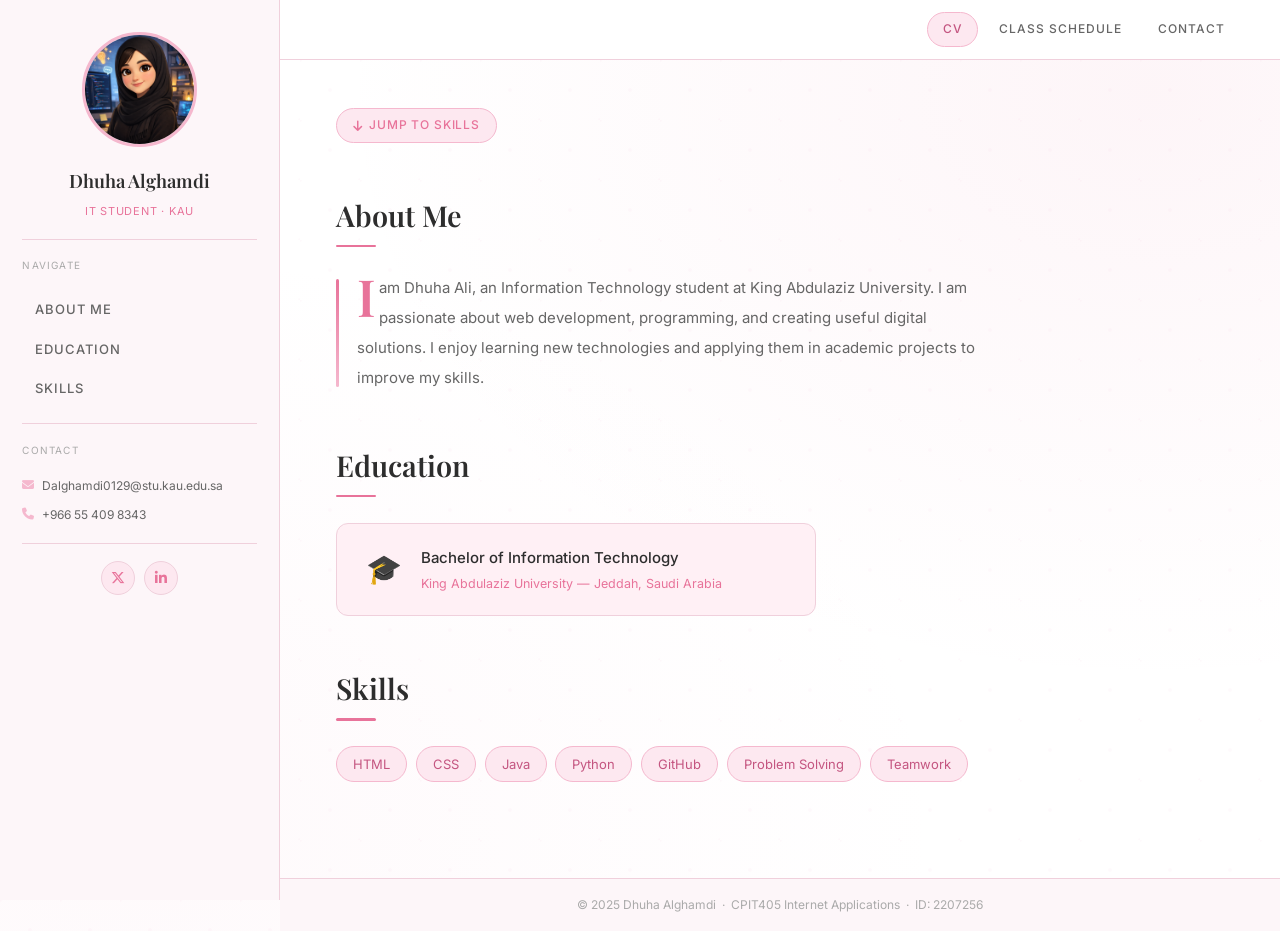
<file: index.html>
<!DOCTYPE html>
<!--
  index.html - Home Page 
  Dhuha Alghamdi Personal Website
  CPIT405 - Internet Applications
-->
<html lang="en">
<head>
  <meta charset="UTF-8">
  <meta name="viewport" content="width=device-width, initial-scale=1.0">
  <title>Dhuha Alghamdi — CV</title>
  <link rel="stylesheet" href="style.css">
  <link rel="stylesheet" href="https://cdnjs.cloudflare.com/ajax/libs/font-awesome/6.5.0/css/all.min.css">
  <link href="https://fonts.googleapis.com/css2?family=Playfair+Display:wght@400;600&family=Inter:wght@300;400;500&display=swap" rel="stylesheet">
</head>
<body>
<div class="page-wrapper">

  <!-- Left sidebar - profile image on left nav bar - project requirement -->
  <aside class="sidebar">

    <!-- Profile image - rounded (border-radius 50%) - optional requirement -->
    <img src="image/profile.png" alt="Dhuha Alghamdi" class="profile-pic">

    <div class="sidebar-name">Dhuha Alghamdi</div>
    <div class="sidebar-role">IT Student · KAU</div>

    <div class="sidebar-divider"></div>

    <span class="sidebar-label">Navigate</span>
    <!-- Sidebar section links -->
    <nav class="sidebar-nav">
      <a href="#about">About Me</a>
      <a href="#education">Education</a>
      <a href="#skills">Skills</a>
    </nav>

    <div class="sidebar-divider"></div>

    <span class="sidebar-label">Contact</span>
    <div class="sidebar-links">
      <!-- mailto: URI scheme - project requirement -->
      <a href="mailto:Dalghamdi0129@stu.kau.edu.sa">
        <i class="fa-solid fa-envelope"></i>Dalghamdi0129@stu.kau.edu.sa
      </a>
      <!-- tel: URI scheme - project requirement -->
      <a href="tel:+966554098343">
        <i class="fa-solid fa-phone"></i>+966 55 409 8343
      </a>
    </div>

    <div class="sidebar-divider"></div>

    <!-- Social media icons - new window - hover effects - project requirements -->
    <div class="social-icons">
      <a href="https://x.com/gglop9?s=21&t=EAgGsXq8_sWAfRVWY7o1SA"
         target="_blank" rel="noopener noreferrer" title="X (Twitter)">
        <i class="fa-brands fa-x-twitter"></i>
      </a>
      <a href="https://www.linkedin.com/in/dhuha-alghamdi"
         target="_blank" rel="noopener noreferrer" title="LinkedIn">
        <i class="fa-brands fa-linkedin-in"></i>
      </a>
    </div>

  </aside>

  <!-- Sticky header - project requirement -->
  <header>
    <nav>
      <a href="index.html" class="active">CV</a>
      <a href="schedule.html">Class Schedule</a>
      <a href="contact.html">Contact</a>
    </nav>
  </header>

  <main>

    <!-- Fragment link - jumps to #skills - DIFFERENT style - project requirement -->
    <a href="#skills" class="fragment-link">
      <i class="fa-solid fa-arrow-down"></i>
      Jump to Skills
    </a>

    
    <section id="about">
      <h2 class="section-title">About Me</h2>
      <div class="section-bar"></div>
      <!-- ::first-letter + ::before applied via CSS - project requirement -->
      <p class="about-text">
        I am Dhuha Ali, an Information Technology student at King Abdulaziz University.
        I am passionate about web development, programming, and creating useful digital solutions.
        I enjoy learning new technologies and applying them in academic projects to improve my skills.
      </p>
    </section>

    <!-- ── Education ── -->
    <section id="education">
      <h2 class="section-title">Education</h2>
      <div class="section-bar"></div>
      <div class="edu-card">
        <div class="edu-icon">🎓</div>
        <div>
          <div class="edu-degree">Bachelor of Information Technology</div>
          <div class="edu-uni">King Abdulaziz University — Jeddah, Saudi Arabia</div>
        </div>
      </div>
    </section>

    <!-- ── Skills - target of fragment link ── -->
    <section id="skills">
      <h2 class="section-title">Skills</h2>
      <div class="section-bar"></div>
      <div class="skills-grid">
        <span class="skill-tag">HTML</span>
        <span class="skill-tag">CSS</span>
        <span class="skill-tag">Java</span>
        <span class="skill-tag">Python</span>
        <span class="skill-tag">GitHub</span>
        <span class="skill-tag">Problem Solving</span>
        <span class="skill-tag">Teamwork</span>
      </div>
    </section>

  </main>

  <!-- Footer at the bottom - project requirement -->
  <footer>
    © 2025 Dhuha Alghamdi &nbsp;·&nbsp; CPIT405 Internet Applications &nbsp;·&nbsp; ID: 2207256
  </footer>

</div>
</body>
</html>
</file>
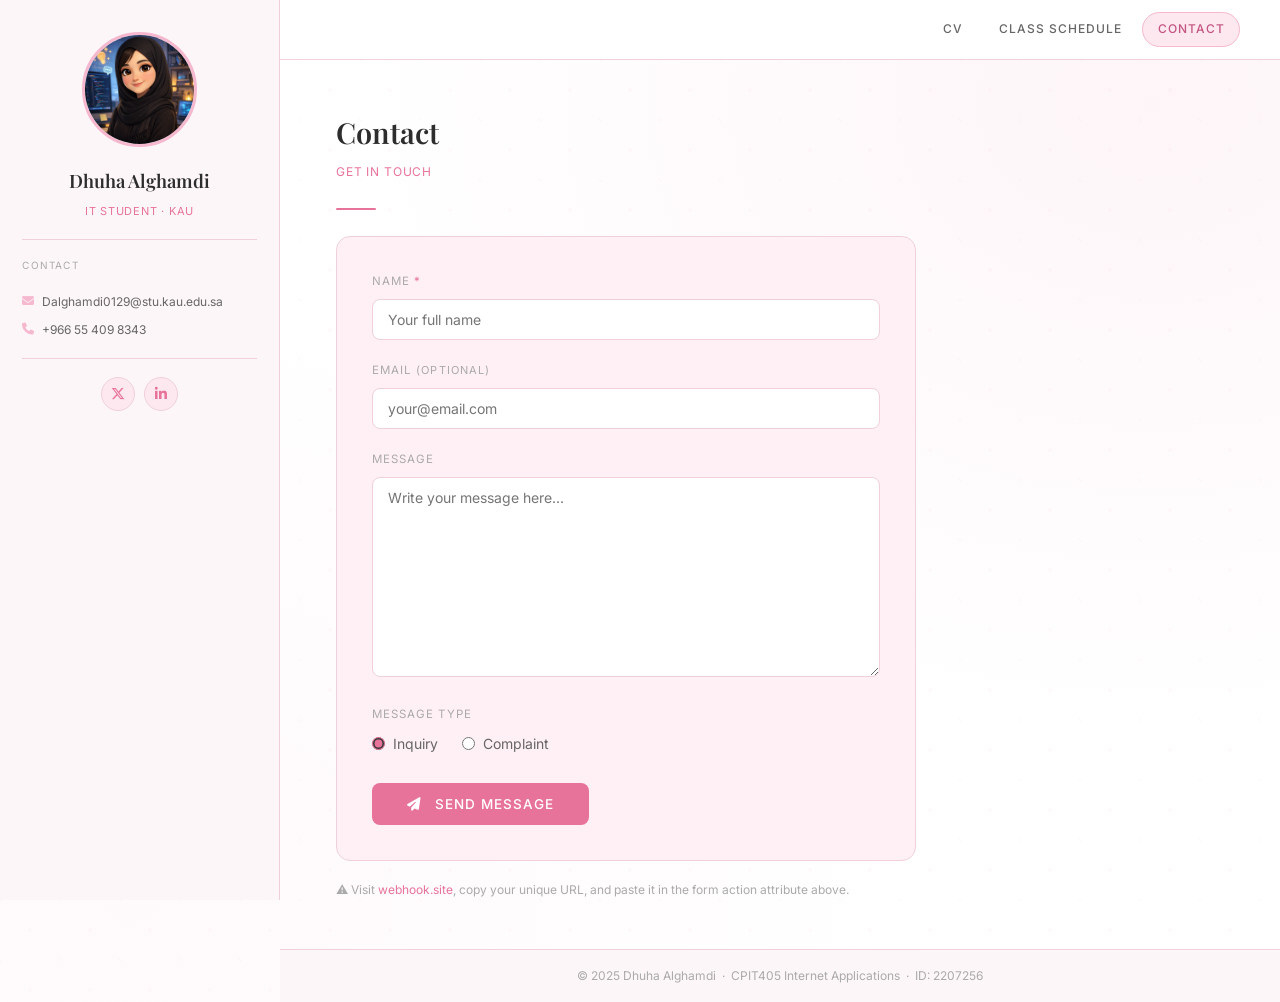
<file: contact.html>
<!DOCTYPE html>
<!--
          Contact Page
  Dhuha Alghamdi Personal Website
  CPIT405 - Internet Applications
-->
<html lang="en">
<head>
  <meta charset="UTF-8">
  <meta name="viewport" content="width=device-width, initial-scale=1.0">
  <title>Dhuha Alghamdi — Contact</title>
  <link rel="stylesheet" href="style.css">
  <link rel="stylesheet" href="https://cdnjs.cloudflare.com/ajax/libs/font-awesome/6.5.0/css/all.min.css">
  <link href="https://fonts.googleapis.com/css2?family=Playfair+Display:wght@400;600&family=Inter:wght@300;400;500&display=swap" rel="stylesheet">
</head>
<body>
<div class="page-wrapper">

  <!-- Left sidebar - project requirement -->
  <aside class="sidebar">
  <img src="image/profile.png" alt="Dhuha Alghamdi" class="profile-pic">
    <div class="sidebar-name">Dhuha Alghamdi</div>
    <div class="sidebar-role">IT Student · KAU</div>
    <div class="sidebar-divider"></div>
    <span class="sidebar-label">Contact</span>
    <div class="sidebar-links">
      <a href="mailto:Dalghamdi0129@stu.kau.edu.sa"><i class="fa-solid fa-envelope"></i>Dalghamdi0129@stu.kau.edu.sa</a>
      <a href="tel:+966554098343"><i class="fa-solid fa-phone"></i>+966 55 409 8343</a>
    </div>
    <div class="sidebar-divider"></div>
    <div class="social-icons">
      <a href="https://x.com/gglop9?s=21&t=EAgGsXq8_sWAfRVWY7o1SA" target="_blank" rel="noopener noreferrer" title="X"><i class="fa-brands fa-x-twitter"></i></a>
      <a href="https://www.linkedin.com/in/dhuha-alghamdi" target="_blank" rel="noopener noreferrer" title="LinkedIn"><i class="fa-brands fa-linkedin-in"></i></a>
    </div>
  </aside>

  <!-- Sticky header - project requirement -->
  <header>
    <nav>
      <a href="index.html">CV</a>
      <a href="schedule.html">Class Schedule</a>
      <a href="contact.html" class="active">Contact</a>
    </nav>
  </header>

  <main>
    <h2 class="section-title">Contact</h2>
    <p class="section-sub">Get in touch</p>
    <div class="section-bar"></div>

    <!--
      Form sends to webhook.site - project requirement
    -->
    <form class="contact-form"
          action="https://webhook.site/627b99e5-9696-41ae-ba14-52b3d562699e"
          method="POST">

      <!-- Name - required - HTML5 validation - project requirement -->
      <div class="form-group">
        <label for="name">Name <span style="color:var(--pink)">*</span></label>
        <input type="text" id="name" name="name" placeholder="Your full name" required>
      </div>

      <!-- Email - type="email" HTML5 validation - project requirement -->
      <div class="form-group">
        <label for="email">Email <span style="color:var(--text-muted);font-size:11px;">(optional)</span></label>
        <input type="email" id="email" name="email" placeholder="your@email.com">
      </div>

      <!-- Message - textarea rows=10 - project requirement -->
      <div class="form-group">
        <label for="message">Message</label>
        <textarea id="message" name="message" rows="10" placeholder="Write your message here..."></textarea>
      </div>

      <!-- Message Type - radio buttons - project requirement -->
      <div class="form-group">
        <label>Message Type</label>
        <div class="radio-group">
          <label><input type="radio" name="message_type" value="inquiry" checked> Inquiry</label>
          <label><input type="radio" name="message_type" value="complaint"> Complaint</label>
        </div>
      </div>

      <!-- Submit button - project requirement -->
      <button type="submit" class="submit-btn">
        <i class="fa-solid fa-paper-plane" style="margin-right:.5rem;"></i>
        Send Message
      </button>

    </form>

    <p style="margin-top:1.2rem;font-size:12px;color:var(--text-muted);">
      ⚠️ Visit <a href="https://webhook.site" target="_blank" style="color:var(--pink);text-decoration:none;">webhook.site</a>,
      copy your unique URL, and paste it in the form action attribute above.
    </p>
  </main>

  <!-- Footer at the bottom - project requirement -->
  <footer>
    © 2025 Dhuha Alghamdi &nbsp;·&nbsp; CPIT405 Internet Applications &nbsp;·&nbsp; ID: 2207256
  </footer>

</div>
</body>
</html>
</file>
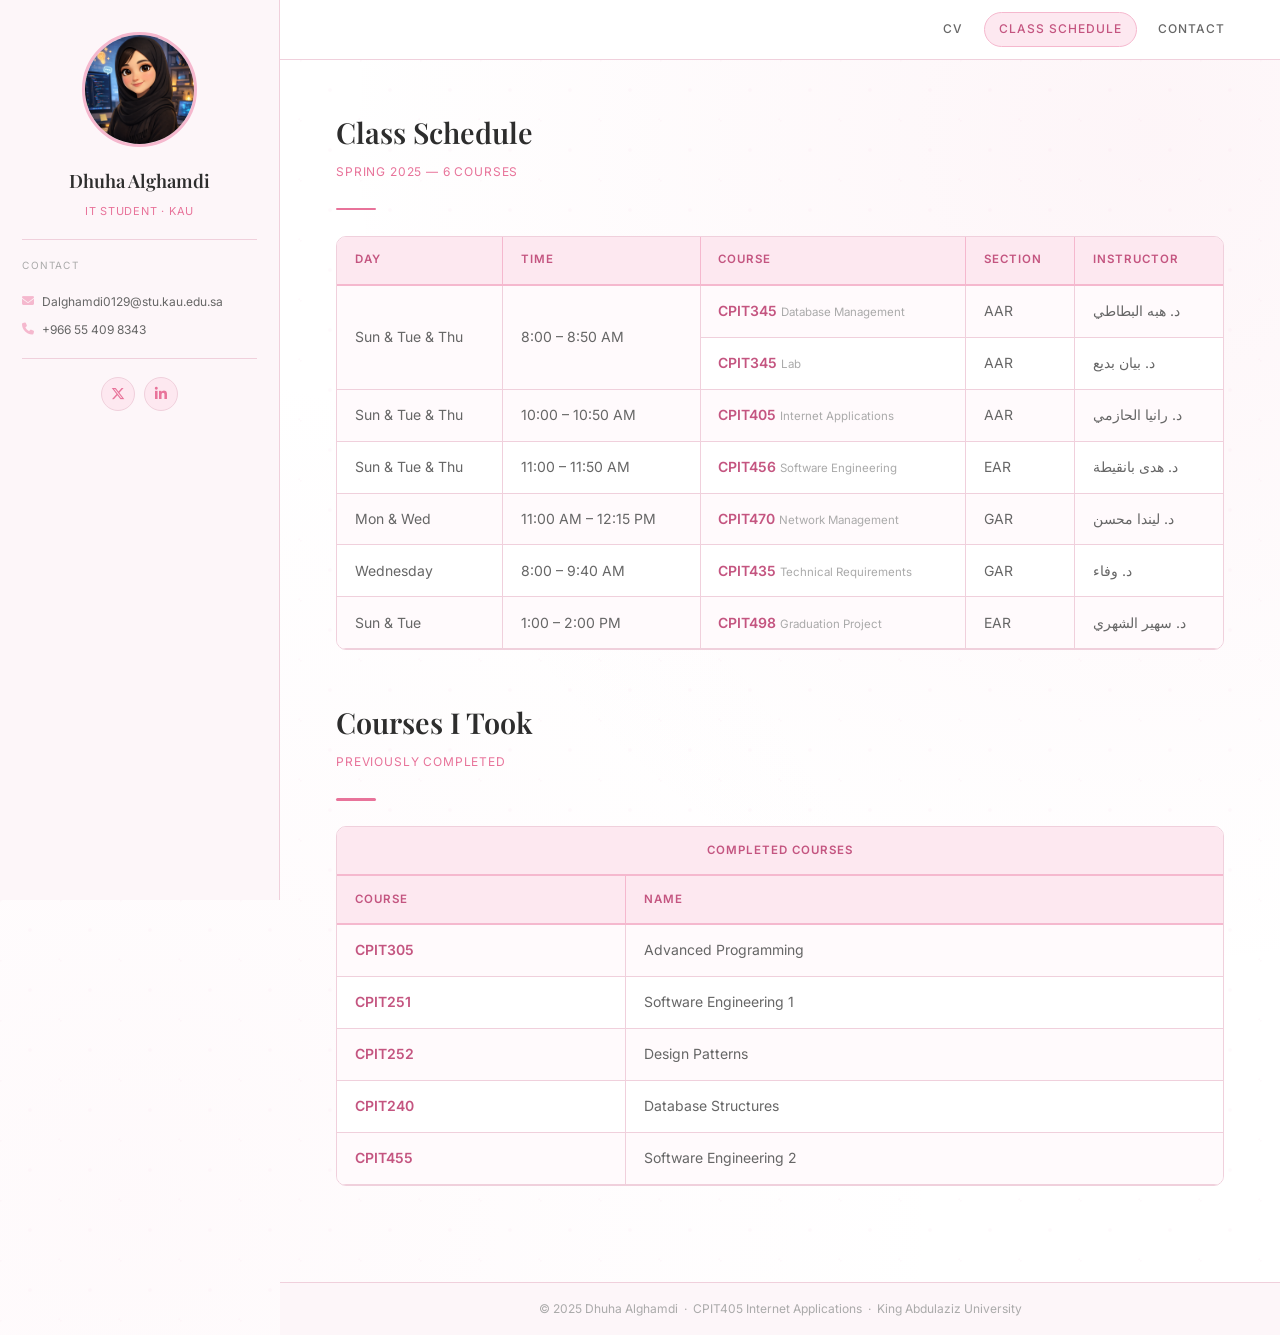
<file: schedule.html>
<!DOCTYPE html>
<!--
  schedule.html - Class Schedule Page
  Dhuha Alghamdi Personal Website
  CPIT405 - Internet Applications
-->
<html lang="en">
<head>
  <meta charset="UTF-8">
  <meta name="viewport" content="width=device-width, initial-scale=1.0">
  <title>Dhuha Alghamdi — Class Schedule</title>
  <link rel="stylesheet" href="style.css">
  <link rel="stylesheet" href="https://cdnjs.cloudflare.com/ajax/libs/font-awesome/6.5.0/css/all.min.css">
  <link href="https://fonts.googleapis.com/css2?family=Playfair+Display:wght@400;600&family=Inter:wght@300;400;500&display=swap" rel="stylesheet">
</head>
<body>
<div class="page-wrapper">

  <!-- Left sidebar - project requirement -->
  <aside class="sidebar">
    <!-- Profile image - rounded - bonus requirement -->
    <img src="image/profile.png" alt="Dhuha Alghamdi" class="profile-pic">
    <div class="sidebar-name">Dhuha Alghamdi</div>
    <div class="sidebar-role">IT Student · KAU</div>
    <div class="sidebar-divider"></div>
    <span class="sidebar-label">Contact</span>
    <div class="sidebar-links">
      <!-- mailto: URI scheme - project requirement -->
      <a href="mailto:Dalghamdi0129@stu.kau.edu.sa"><i class="fa-solid fa-envelope"></i>Dalghamdi0129@stu.kau.edu.sa</a>
      <!-- tel: URI scheme - project requirement -->
      <a href="tel:+966554098343"><i class="fa-solid fa-phone"></i>+966 55 409 8343</a>
    </div>
    <div class="sidebar-divider"></div>
    <!-- Social icons - new window - hover effects - project requirements -->
    <div class="social-icons">
      <a href="https://x.com/gglop9?s=21&t=EAgGsXq8_sWAfRVWY7o1SA" target="_blank" rel="noopener noreferrer" title="X"><i class="fa-brands fa-x-twitter"></i></a>
      <a href="https://www.linkedin.com/in/dhuha-alghamdi" target="_blank" rel="noopener noreferrer" title="LinkedIn"><i class="fa-brands fa-linkedin-in"></i></a>
    </div>
  </aside>

  <!-- Sticky header - project requirement -->
  <header>
    <nav>
      <a href="index.html">CV</a>
      <a href="schedule.html" class="active">Class Schedule</a>
      <a href="contact.html">Contact</a>
    </nav>
  </header>

  <main>

    <!-- Current Schedule -->
    <section>
      <h2 class="section-title">Class Schedule</h2>
      <p class="section-sub">Spring 2025 — 6 Courses</p>
      <div class="section-bar"></div>

      <div class="table-wrap">
        <!-- rowspan and colspan used - project requirement -->
        <table>
          <thead>
            <tr>
              <th>Day</th><th>Time</th><th>Course</th><th>Section</th><th>Instructor</th>
            </tr>
          </thead>
          <tbody>
            <!-- CPIT345: rowspan="2" on Day AND Time - both merged -->
            <tr>
              <td rowspan="2">Sun &amp; Tue &amp; Thu</td>
              <td rowspan="2">8:00 – 8:50 AM</td>
              <td><span class="course-code">CPIT345</span> <span class="course-name">Database Management</span></td>
              <td>AAR</td><td>د. هبه البطاطي</td>
            </tr>
            <tr>
              <td><span class="course-code">CPIT345</span> <span class="course-name">Lab</span></td>
              <td>AAR</td><td>د. بيان بديع</td>
            </tr>
            <tr>
              <td>Sun &amp; Tue &amp; Thu</td><td>10:00 – 10:50 AM</td>
              <td><span class="course-code">CPIT405</span> <span class="course-name">Internet Applications</span></td>
              <td>AAR</td><td>د. رانيا الحازمي</td>
            </tr>
            <tr>
              <td>Sun &amp; Tue &amp; Thu</td><td>11:00 – 11:50 AM</td>
              <td><span class="course-code">CPIT456</span> <span class="course-name">Software Engineering</span></td>
              <td>EAR</td><td>د. هدى بانقيطة</td>
            </tr>
            <tr>
              <td>Mon &amp; Wed</td><td>11:00 AM – 12:15 PM</td>
              <td><span class="course-code">CPIT470</span> <span class="course-name">Network Management</span></td>
              <td>GAR</td><td>د. ليندا محسن</td>
            </tr>
            <tr>
              <td>Wednesday</td><td>8:00 – 9:40 AM</td>
              <td><span class="course-code">CPIT435</span> <span class="course-name">Technical Requirements</span></td>
              <td>GAR</td><td>د. وفاء</td>
            </tr>
            <tr>
              <td>Sun &amp; Tue</td><td>1:00 – 2:00 PM</td>
              <td><span class="course-code">CPIT498</span> <span class="course-name">Graduation Project</span></td>
              <td>EAR</td><td>د. سهير الشهري</td>
            </tr>
          </tbody>
        </table>
      </div>
    </section>

    <!-- Courses I Took -->
    <section>
      <h2 class="section-title">Courses I Took</h2>
      <p class="section-sub">Previously Completed</p>
      <div class="section-bar"></div>
      <div class="table-wrap">
        <!-- at least 4 courses - project requirement -->
        <table>
          <thead>
            <tr>
              <!-- colspan="2" - project requirement -->
              <th colspan="2" style="text-align:center;">Completed Courses</th>
            </tr>
            <tr><th>Course</th><th>Name</th></tr>
          </thead>
          <tbody>
            <tr><td class="course-code">CPIT305</td><td>Advanced Programming</td></tr>
            <tr><td class="course-code">CPIT251</td><td>Software Engineering 1</td></tr>
            <tr><td class="course-code">CPIT252</td><td>Design Patterns</td></tr>
            <tr><td class="course-code">CPIT240</td><td>Database Structures</td></tr>
            <tr><td class="course-code">CPIT455</td><td>Software Engineering 2</td></tr>
          </tbody>
        </table>
      </div>
    </section>

  </main>

  <!-- Footer - always at bottom - project requirement -->
  <footer>
    © 2025 Dhuha Alghamdi &nbsp;·&nbsp; CPIT405 Internet Applications &nbsp;·&nbsp; King Abdulaziz University
  </footer>

</div>
</body>
</html>
</file>
<file: style.css>
/* ── CSS Variables: light pink ── */
    :root {
      --bg:           #ffffff;
      --bg-sidebar:   #fdf6f9;
      --bg-card:      #fff0f5;
      --pink:         #e8739a;
      --pink-light:   #f5b8ce;
      --pink-pale:    #fde8f0;
      --pink-dark:    #c45580;
      --text-main:    #2d2d2d;
      --text-sec:     #666;
      --text-muted:   #aaa;
      --border:       #f0d0dc;
      --font-display: 'Playfair Display', Georgia, serif;
      --font-body:    'Inter', Arial, sans-serif;
    }

    /* ── Reset ── */
    *, *::before, *::after { box-sizing: border-box; margin: 0; padding: 0; }
    html { scroll-behavior: smooth; }

    /* ── Body: background image not solid color - project requirement ── */
    body {
      font-family: var(--font-body);
      background-color: var(--bg);
      color: var(--text-main);
      font-size: 15px;
      line-height: 1.7;
      background-image:
        radial-gradient(ellipse at 90% 10%, rgba(232,115,154,0.07) 0%, transparent 50%),
        radial-gradient(ellipse at 10% 90%, rgba(245,184,206,0.08) 0%, transparent 50%),
        url("data:image/svg+xml,%3Csvg width='60' height='60' viewBox='0 0 60 60' xmlns='http://www.w3.org/2000/svg'%3E%3Cg fill='%23e8739a' fill-opacity='0.03'%3E%3Ccircle cx='30' cy='30' r='2'/%3E%3Ccircle cx='0' cy='0' r='2'/%3E%3Ccircle cx='60' cy='60' r='2'/%3E%3C/g%3E%3C/svg%3E");
    }

    /* ── Page grid layout - project requirement ── */
    .page-wrapper {
      display: grid;
      grid-template-columns: 280px 1fr;
      grid-template-rows: 60px 1fr auto;
      grid-template-areas:
        "sidebar header"
        "sidebar main"
        "sidebar footer";
      min-height: 100vh;
    }

    /* ══ SIDEBAR ══ */
    .sidebar {
      grid-area: sidebar;
      background: var(--bg-sidebar);
      border-right: 1.5px solid var(--border);
      padding: 2rem 1.4rem;
      display: flex;
      flex-direction: column;
      align-items: center;
      gap: 1.1rem;
      position: sticky;
      top: 0;
      height: 100vh;
      overflow-y: auto;
    }

    /* Profile image - rounded - optional requirement */
    .profile-pic {
      width: 115px;
      height: 115px;
      border-radius: 50%;
      object-fit: cover;
      border: 3px solid var(--pink-light);
      /* CSS animation on border - project requirement */
      animation: pinkGlow 3s ease-in-out infinite;
      flex-shrink: 0;
    }

    /* CSS @keyframes animation - project requirement */
    @keyframes pinkGlow {
      0%   { border-color: var(--pink-light); box-shadow: 0 0 12px rgba(232,115,154,0.25); }
      50%  { border-color: var(--pink);       box-shadow: 0 0 22px rgba(232,115,154,0.45); }
      100% { border-color: var(--pink-light); box-shadow: 0 0 12px rgba(232,115,154,0.25); }
    }

    .sidebar-name {
      font-family: var(--font-display);
      font-size: 1.15rem;
      font-weight: 600;
      color: var(--text-main);
      text-align: center;
    }

    .sidebar-role {
      font-size: 11px;
      color: var(--pink);
      text-align: center;
      letter-spacing: 0.07em;
      text-transform: uppercase;
      margin-top: -0.7rem;
    }

    .sidebar-divider {
      width: 100%;
      height: 1px;
      background: var(--border);
    }

    .sidebar-label {
      font-size: 10px;
      color: var(--text-muted);
      letter-spacing: 0.12em;
      text-transform: uppercase;
      align-self: flex-start;
    }

    /* Sidebar nav links (About / Education / Skills) */
    .sidebar-nav {
      width: 100%;
      display: flex;
      flex-direction: column;
      gap: 0.25rem;
    }

    /* Remove underline from all links - project requirement */
    .sidebar-nav a, .sidebar-links a, nav a, .social-icons a, .fragment-link {
      text-decoration: none;
    }

    .sidebar-nav a {
      font-size: 13px;
      color: var(--text-sec);
      padding: 0.35rem 0.7rem;
      border-radius: 6px;
      transition: background 0.2s, color 0.2s;
    }
    .sidebar-nav a:hover {
      background: var(--pink-pale);
      color: var(--pink-dark);
    }

    .sidebar-links {
      width: 100%;
      display: flex;
      flex-direction: column;
      gap: 0.5rem;
    }

    .sidebar-links a {
      font-size: 12px;
      color: var(--text-sec);
      display: flex;
      align-items: flex-start;
      gap: 0.45rem;
      transition: color 0.2s;
      word-break: break-all;
    }
    .sidebar-links a i { margin-top: 3px; flex-shrink: 0; color: var(--pink-light); }
    .sidebar-links a:hover { color: var(--pink-dark); }

    /* Social icons hover effect - project requirement */
    .social-icons { display: flex; gap: 0.6rem; }

    .social-icons a {
      width: 34px;
      height: 34px;
      border-radius: 50%;
      background: var(--pink-pale);
      border: 1px solid var(--border);
      display: flex;
      align-items: center;
      justify-content: center;
      color: var(--pink);
      font-size: 14px;
      /* CSS transition - project requirement */
      transition: all 0.28s ease;
    }
    .social-icons a:hover {
      background: var(--pink);
      color: white;
      transform: translateY(-3px);
      box-shadow: 0 5px 14px rgba(232,115,154,0.35);
    }

    /* ══ STICKY HEADER - project requirement ══ */
    header {
      grid-area: header;
      position: sticky;
      top: 0;
      z-index: 200;
      background: rgba(255,255,255,0.92);
      backdrop-filter: blur(12px);
      border-bottom: 1.5px solid var(--border);
      display: flex;
      align-items: center;
      justify-content: flex-end;
      padding: 0 2.5rem;
    }

    nav { display: flex; gap: 0.35rem; }

    nav a {
      font-size: 12px;
      font-weight: 500;
      letter-spacing: 0.08em;
      text-transform: uppercase;
      color: var(--text-sec);
      padding: 0.4rem 0.9rem;
      border-radius: 20px;
      border: 1.5px solid transparent;
      /* CSS transition on nav - project requirement */
      transition: all 0.22s;
    }

    /* Hover on nav links - project requirement */
    nav a:hover, nav a.active {
      color: var(--pink-dark);
      background: var(--pink-pale);
      border-color: var(--pink-light);
    }

    /* ══ MAIN CONTENT ══ */
    main {
      grid-area: main;
      padding: 3rem 3.5rem;
    }

    /* Fragment link - DIFFERENT style from other links - project requirement */
    .fragment-link {
      display: inline-flex;
      align-items: center;
      gap: 0.4rem;
      color: var(--pink);
      font-size: 12px;
      letter-spacing: 0.07em;
      text-transform: uppercase;
      font-weight: 500;
      background: var(--pink-pale);
      border: 1.5px solid var(--pink-light);
      padding: 0.4rem 1rem;
      border-radius: 20px;
      margin-bottom: 3rem;         /* extra space so scroll difference is visible--------------------------- */
      transition: background 0.2s, transform 0.2s;
    }
    .fragment-link:hover {
      background: var(--pink-light);
      color: white;
      transform: translateY(-2px);
    }

    /* Section titles */
    .section-title {
      font-family: var(--font-display);
      font-size: 1.8rem;
      font-weight: 600;
      color: var(--text-main);
      margin-bottom: 0.3rem;
    }

    .section-bar {
      width: 40px;
      height: 2.5px;
      background: var(--pink);
      border-radius: 2px;
      margin-bottom: 1.6rem;
    }

    /* ── Sections with big spacing so scroll is obvious--------------------------------------------------- ── */
    section {
      margin-bottom: 6rem;      /* lots of space between sections */
      scroll-margin-top: 80px;
    }

    /* ── About Me - pseudo-elements - project requirement ── */
    .about-text {
      color: var(--text-sec);
      font-size: 15px;
      line-height: 2;
      max-width: 640px;
      position: relative;
      padding-left: 1.3rem;
    }

    /* ::before - pink left accent - project requirement */
    .about-text::before {
      content: '';
      position: absolute;
      left: 0; top: 6px; bottom: 6px;
      width: 3px;
      background: linear-gradient(180deg, var(--pink), var(--pink-light));
      border-radius: 2px;
    }

    /* ::first-letter drop cap - project requirement */
    .about-text::first-letter {
      font-family: var(--font-display);
      font-size: 3.2rem;
      font-weight: 600;
      color: var(--pink);
      float: left;
      line-height: 0.82;
      margin-right: 0.18rem;
      margin-top: 0.1rem;
    }

    /* ── Education card ── */
    .edu-card {
      background: var(--bg-card);
      border: 1.5px solid var(--border);
      border-radius: 12px;
      padding: 1.3rem 1.8rem;
      display: flex;
      gap: 1.2rem;
      align-items: flex-start;
      max-width: 480px;
      /* CSS transition - project requirement */
      transition: border-color 0.3s, box-shadow 0.3s;
    }
    .edu-card:hover {
      border-color: var(--pink-light);
      box-shadow: 0 4px 18px rgba(232,115,154,0.15);
    }
    .edu-icon { font-size: 1.8rem; }
    .edu-degree { font-size: 15px; font-weight: 500; color: var(--text-main); }
    .edu-uni { font-size: 12.5px; color: var(--pink); margin-top: 0.2rem; }

    /* ── Skills tags ── */
    .skills-grid { display: flex; flex-wrap: wrap; gap: 0.55rem; }

    .skill-tag {
      background: var(--pink-pale);
      border: 1.5px solid var(--pink-light);
      color: var(--pink-dark);
      padding: 0.35rem 1rem;
      border-radius: 20px;
      font-size: 13px;
      transition: all 0.22s;
      cursor: default;
    }
    .skill-tag:hover {
      background: var(--pink-light);
      color: white;
      transform: translateY(-2px);
    }

    /* ══ FOOTER - always at bottom - project requirement ══ */
    footer {
      grid-area: footer;
      background: var(--bg-sidebar);
      border-top: 1.5px solid var(--border);
      padding: 1rem 3rem;
      text-align: center;
      font-size: 12px;
      color: var(--text-muted);
    }

    /* ══ RESPONSIVE - project requirement ══ */
    @media (max-width: 768px) {
      .page-wrapper {
        grid-template-columns: 1fr;
        grid-template-areas: "header" "sidebar" "main" "footer";
      }
      .sidebar { position: static; height: auto; flex-direction: row; flex-wrap: wrap; justify-content: center; }
      main { padding: 1.8rem 1.2rem; }
    }

/* ======= Table Styles - schedule.html ======= */
.table-wrap{overflow-x:auto;border-radius:10px;border:1.5px solid var(--border);margin-bottom:2.5rem;}
table{width:100%;border-collapse:collapse;font-size:14px;}
thead th{
  background:var(--pink-pale);color:var(--pink-dark);
  padding:.85rem 1.1rem;text-align:left;font-weight:600;
  font-size:11.5px;letter-spacing:.09em;text-transform:uppercase;
  border-bottom:2px solid var(--pink-light);
  border-right:1.5px solid var(--pink-light);
}
thead th:last-child{border-right:none;}
tbody td{
  padding:.85rem 1.1rem;color:var(--text-sec);
  border-bottom:1px solid var(--border);
  border-right:1px solid var(--border);
}
tbody td:last-child{border-right:none;}

/* Odd rows different background - project requirement */
tbody tr:nth-child(odd){background:#fffafc;}
tbody tr:nth-child(even){background:var(--bg);}
tbody tr{transition:background .2s,color .2s;}

/* Different hover for odd vs even - project requirement */
tbody tr:nth-child(odd):hover{background:var(--pink-pale);color:var(--text-main);}
tbody tr:nth-child(even):hover{background:#fff0f5;color:var(--text-main);}

.course-code{color:var(--pink-dark);font-weight:600;}
.course-name{font-size:11.5px;color:var(--text-muted);}
.section-sub{font-size:12px;color:var(--pink);letter-spacing:.07em;text-transform:uppercase;margin-bottom:1.6rem;}
section{margin-bottom:3rem;}

/* ======================================= Contact Form Styles ======================================= */
.contact-form{
  max-width:580px;background:var(--bg-card);
  border:1.5px solid var(--border);border-radius:14px;padding:2.2rem;
}
.form-group{margin-bottom:1.3rem;}
.form-group label{
  display:block;font-size:11.5px;color:var(--text-muted);
  letter-spacing:.09em;text-transform:uppercase;margin-bottom:.45rem;
}
.form-group input,
.form-group textarea{
  width:100%;background:#fff;
  border:1.5px solid var(--border);border-radius:8px;
  padding:.7rem .95rem;color:var(--text-main);
  font-family:var(--font-body);font-size:14px;outline:none;
  transition:border-color .25s,box-shadow .25s;
}
.form-group input:focus,
.form-group textarea:focus{
  border-color:var(--pink);
  box-shadow:0 0 0 3px rgba(232,115,154,.12);
}
.form-group textarea{resize:vertical;min-height:200px;}
.radio-group{display:flex;gap:1.5rem;margin-top:.3rem;}
.radio-group label{
  display:flex;align-items:center;gap:.5rem;
  font-size:14px;color:var(--text-sec);
  text-transform:none;letter-spacing:0;cursor:pointer;
}
.radio-group input[type="radio"]{width:auto;accent-color:var(--pink);}

/* Submit button with CSS transition - project requirement */
.submit-btn{
  background:var(--pink);color:white;border:none;
  padding:.8rem 2.2rem;border-radius:8px;
  font-family:var(--font-body);font-size:13.5px;font-weight:500;
  letter-spacing:.07em;text-transform:uppercase;cursor:pointer;
  transition:background .3s ease,transform .2s,box-shadow .3s;
}
.submit-btn:hover{background:var(--pink-dark);transform:translateY(-2px);box-shadow:0 8px 20px rgba(232,115,154,.35);}
.submit-btn:active{transform:translateY(0);}
</file>
